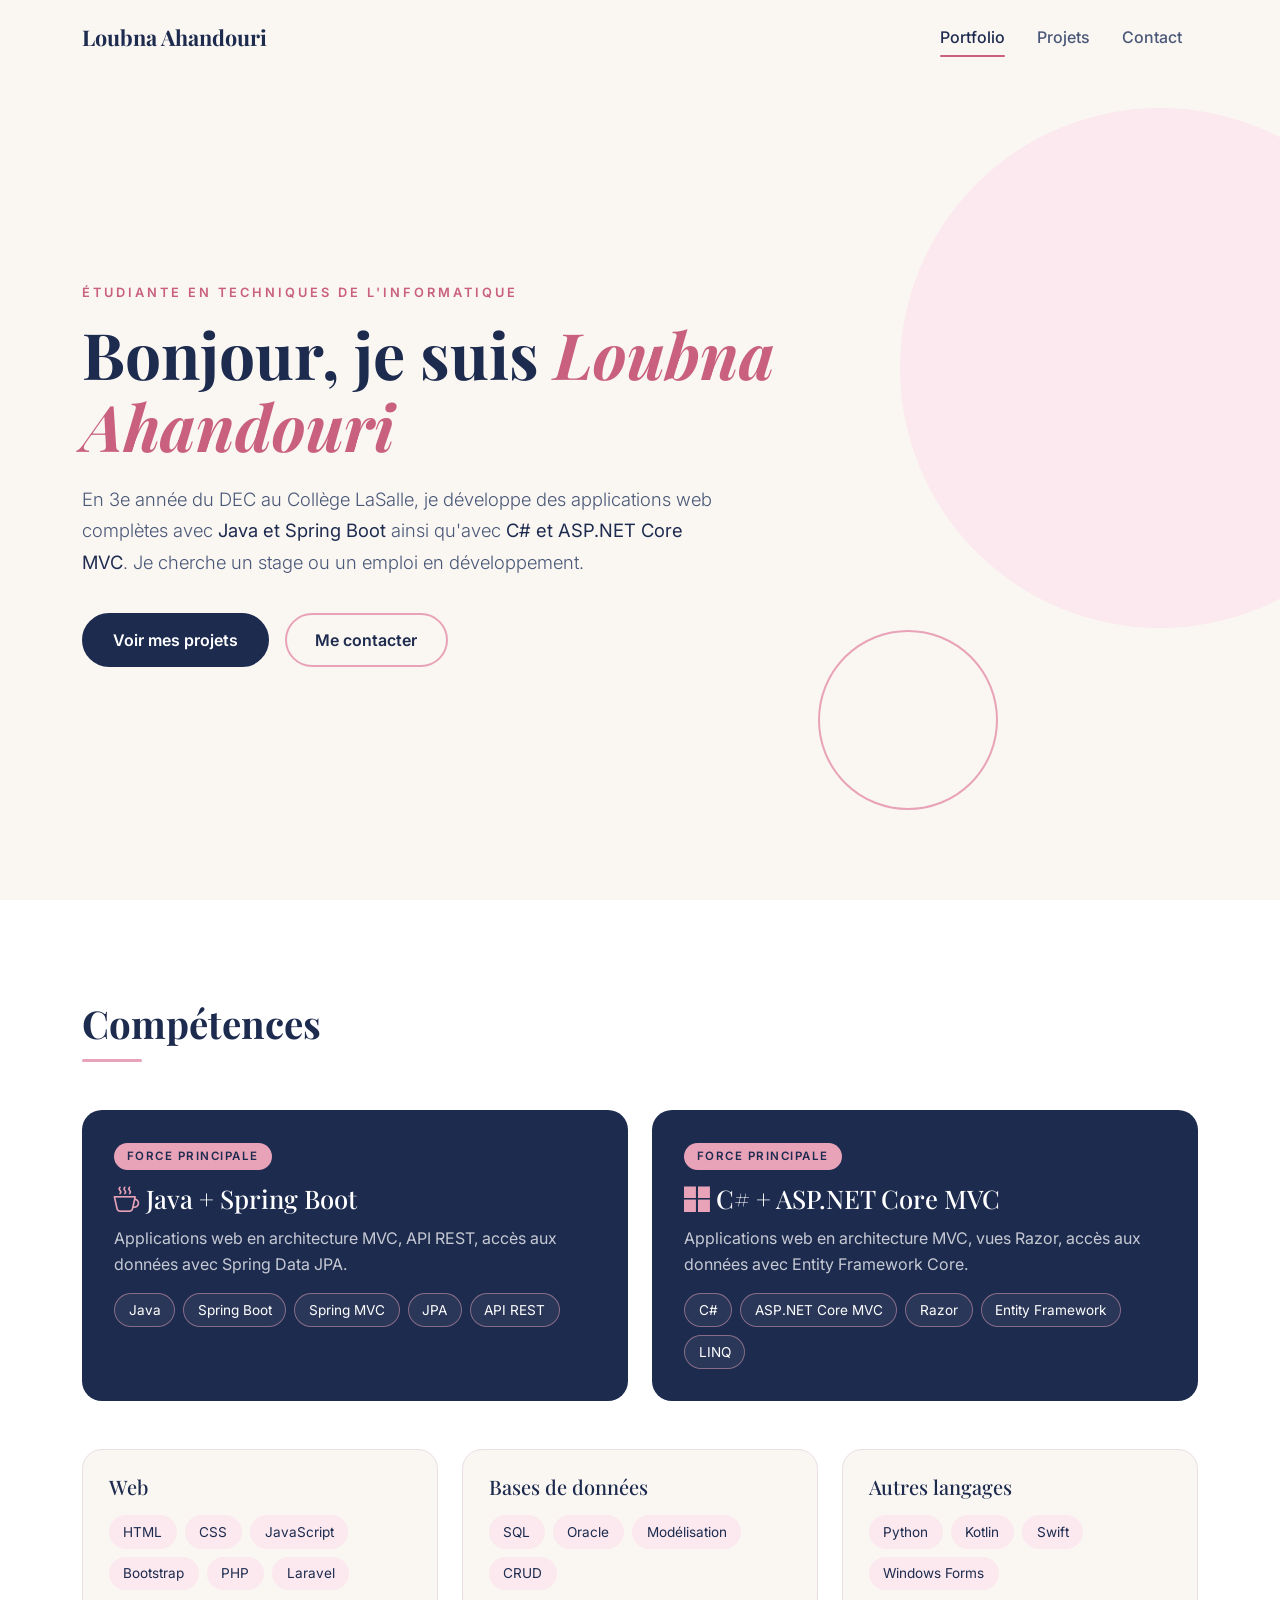
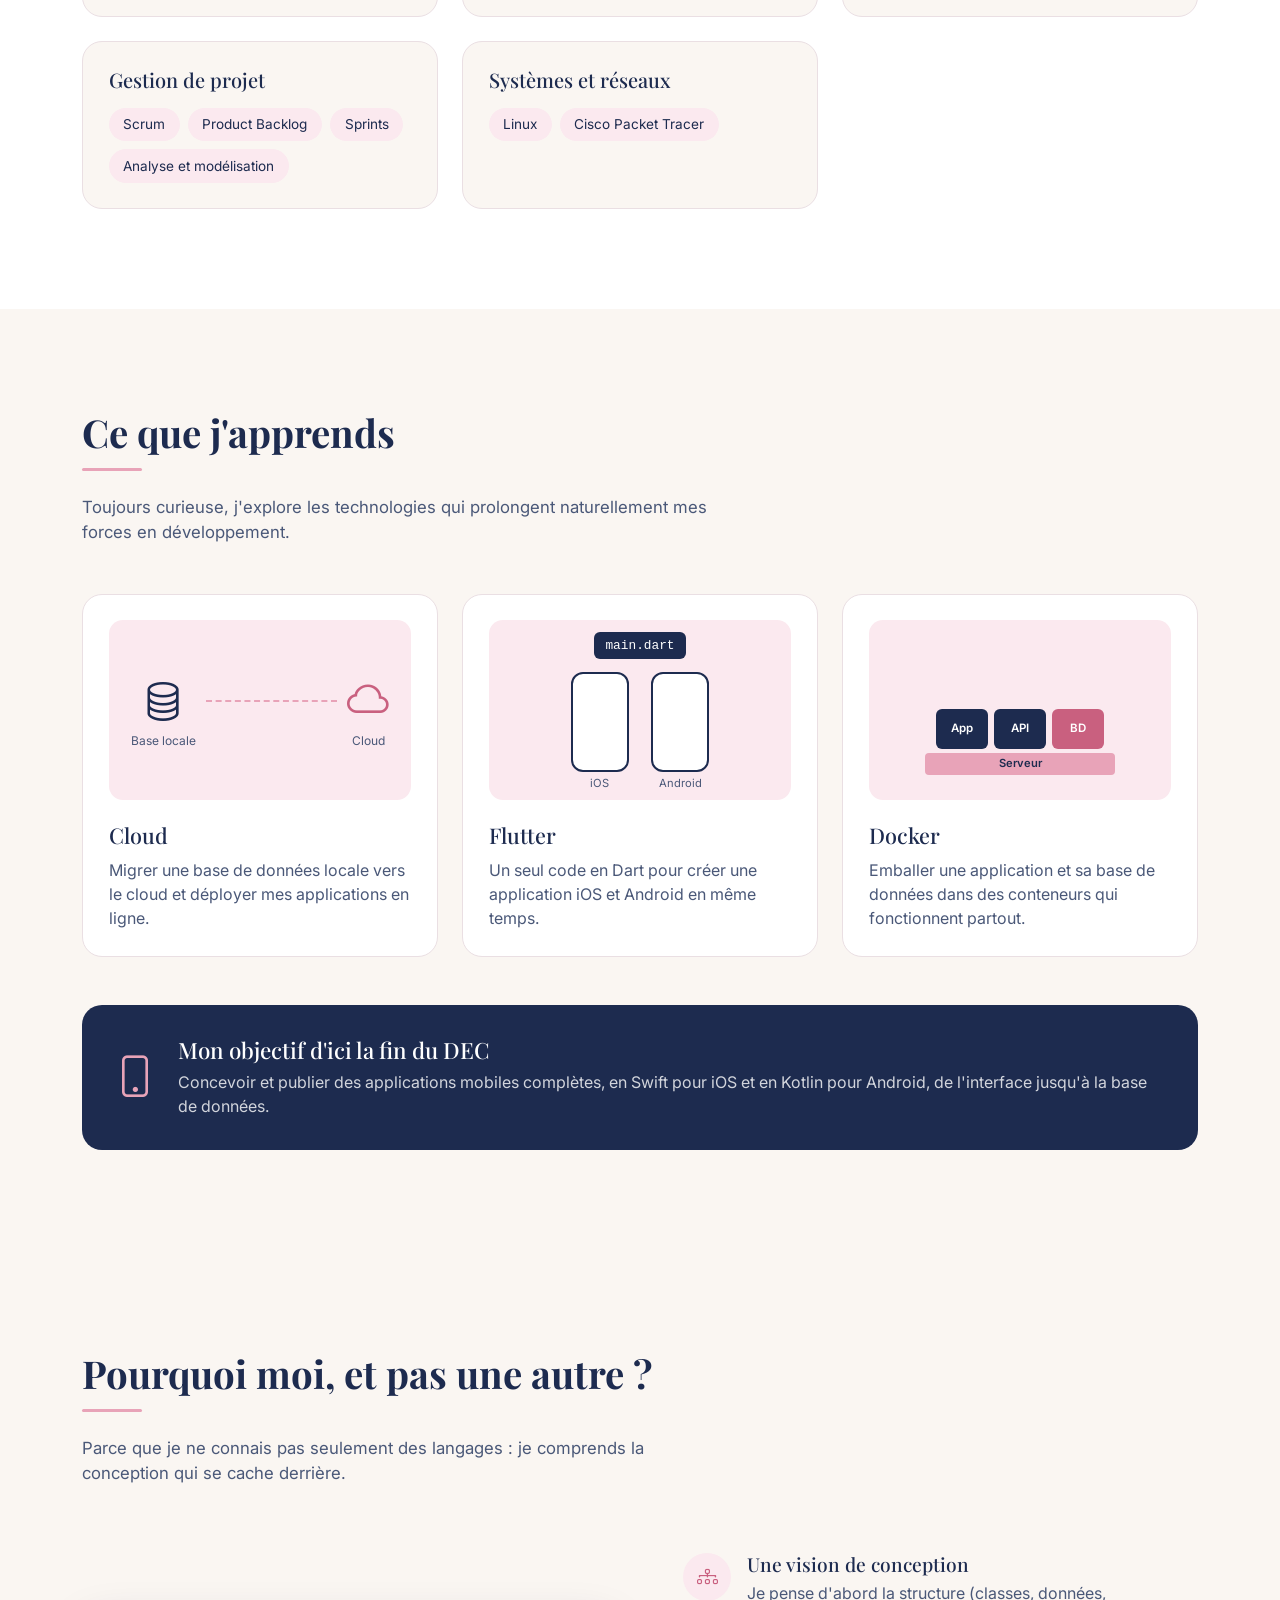
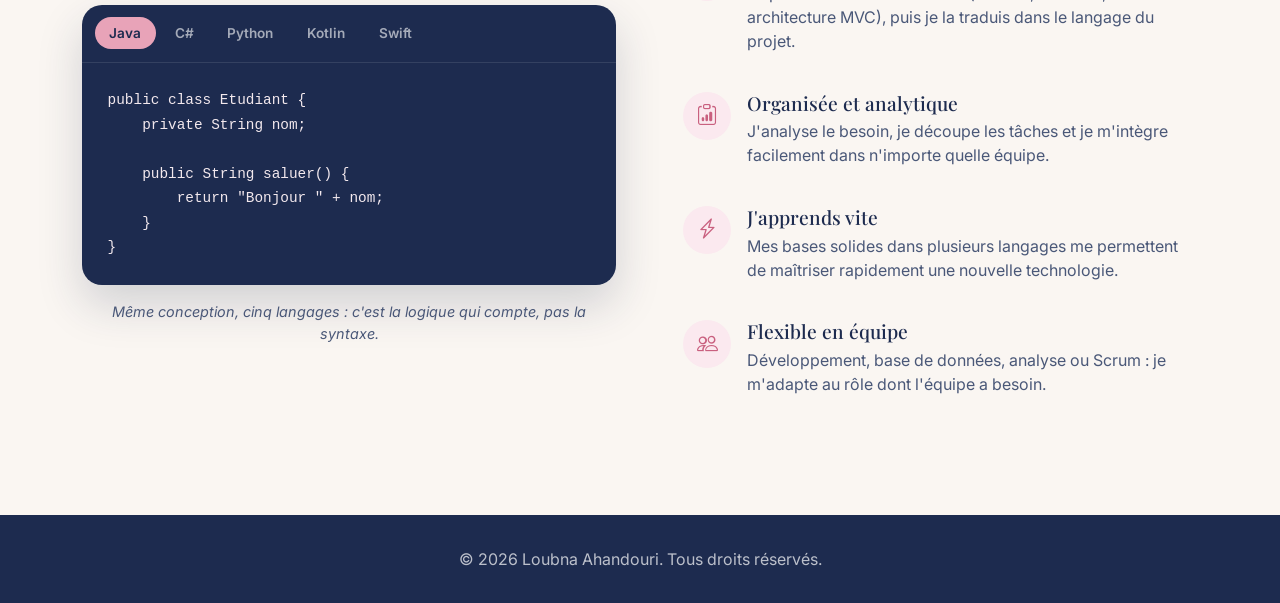
<file: index.html>
﻿<!DOCTYPE html>
<html lang="fr">
<head>
    <meta charset="UTF-8">
    <meta name="viewport" content="width=device-width, initial-scale=1.0">
    <title>Loubna Ahandouri | Développeuse</title>
    <meta name="description" content="Portfolio de Loubna Ahandouri, étudiante en Techniques de l'informatique au Collège LaSalle.">
    <link href="https://fonts.googleapis.com/css2?family=Inter:wght@400;600;800&display=swap" rel="stylesheet">
    <link href="https://cdn.jsdelivr.net/npm/bootstrap@5.3.3/dist/css/bootstrap.min.css" rel="stylesheet">
    <link href="https://cdn.jsdelivr.net/npm/bootstrap-icons@1.11.3/font/bootstrap-icons.min.css" rel="stylesheet">
    <link href="style.css" rel="stylesheet">
</head>
<body>

    <nav class="navbar navbar-expand-lg fixed-top">
        <div class="container">
            <a class="navbar-brand" href="index.html">Loubna Ahandouri</a>
            <button class="navbar-toggler" type="button" data-bs-toggle="collapse" data-bs-target="#menu" aria-label="Menu">
                <i class="bi bi-list"></i>
            </button>
            <div class="collapse navbar-collapse" id="menu">
                <ul class="navbar-nav ms-auto">
                    <li class="nav-item"><a class="nav-link active" href="index.html">Portfolio</a></li>
                    <li class="nav-item"><a class="nav-link" href="projets.html">Projets</a></li>
                    <li class="nav-item"><a class="nav-link" href="contact.html">Contact</a></li>
                </ul>
            </div>
        </div>
    </nav>

    <header class="hero" id="presentation">
        <div class="container">
            <div class="col-lg-9">
                <p class="sous-titre">Étudiante en Techniques de l'informatique</p>
                <h1>Bonjour, je suis <span class="accent">Loubna Ahandouri</span></h1>
                <p class="lead">
                    En 3e année du DEC au Collège LaSalle, je développe des applications web complètes avec
                    <strong>Java et Spring Boot</strong> ainsi qu'avec <strong>C# et ASP.NET Core MVC</strong>.
                    Je cherche un stage ou un emploi en développement.
                </p>
                <div class="d-flex gap-3 flex-wrap">
                    <a href="projets.html" class="btn btn-accent">Voir mes projets</a>
                    <a href="contact.html" class="btn btn-outline-accent">Me contacter</a>
                </div>
            </div>
        </div>
    </header>

    <section class="section" id="competences">
        <div class="container">
            <h2 class="section-title">Compétences</h2>

            <div class="row g-4 mb-5">
                <div class="col-md-6">
                    <div class="force">
                        <span class="etiquette">Force principale</span>
                        <h3><i class="bi bi-cup-hot"></i> Java + Spring Boot</h3>
                        <p>Applications web en architecture MVC, API REST, accès aux données avec Spring Data JPA.</p>
                        <div class="badges">
                            <span>Java</span><span>Spring Boot</span><span>Spring MVC</span><span>JPA</span><span>API REST</span>
                        </div>
                    </div>
                </div>
                <div class="col-md-6">
                    <div class="force">
                        <span class="etiquette">Force principale</span>
                        <h3><i class="bi bi-microsoft"></i> C# + ASP.NET Core MVC</h3>
                        <p>Applications web en architecture MVC, vues Razor, accès aux données avec Entity Framework Core.</p>
                        <div class="badges">
                            <span>C#</span><span>ASP.NET Core MVC</span><span>Razor</span><span>Entity Framework</span><span>LINQ</span>
                        </div>
                    </div>
                </div>
            </div>

            <div class="row g-4">
                <div class="col-md-6 col-lg-4">
                    <div class="carte">
                        <h3>Web</h3>
                        <div class="badges">
                            <span>HTML</span><span>CSS</span><span>JavaScript</span><span>Bootstrap</span><span>PHP</span><span>Laravel</span>
                        </div>
                    </div>
                </div>
                <div class="col-md-6 col-lg-4">
                    <div class="carte">
                        <h3>Bases de données</h3>
                        <div class="badges">
                            <span>SQL</span><span>Oracle</span><span>Modélisation</span><span>CRUD</span>
                        </div>
                    </div>
                </div>
                <div class="col-md-6 col-lg-4">
                    <div class="carte">
                        <h3>Autres langages</h3>
                        <div class="badges">
                            <span>Python</span><span>Kotlin</span><span>Swift</span><span>Windows Forms</span>
                        </div>
                    </div>
                </div>
                <div class="col-md-6 col-lg-4">
                    <div class="carte">
                        <h3>Gestion de projet</h3>
                        <div class="badges">
                            <span>Scrum</span><span>Product Backlog</span><span>Sprints</span><span>Analyse et modélisation</span>
                        </div>
                    </div>
                </div>
                <div class="col-md-6 col-lg-4">
                    <div class="carte">
                        <h3>Systèmes et réseaux</h3>
                        <div class="badges">
                            <span>Linux</span><span>Cisco Packet Tracer</span>
                        </div>
                    </div>
                </div>
            </div>
        </div>
    </section>
    <section class="section section-alt" id="apprentissage">
        <div class="container">
            <h2 class="section-title">Ce que j'apprends</h2>
            <p class="intro">Toujours curieuse, j'explore les technologies qui prolongent naturellement mes forces en développement.</p>

            <div class="row g-4">
                <div class="col-lg-4">
                    <div class="anim-carte">
                        <div class="scene scene-cloud">
                            <div class="noeud"><i class="bi bi-database"></i><small>Base locale</small></div>
                            <div class="chemin"><span></span><span></span><span></span></div>
                            <div class="noeud"><i class="bi bi-cloud"></i><small>Cloud</small></div>
                        </div>
                        <h3>Cloud</h3>
                        <p>Migrer une base de données locale vers le cloud et déployer mes applications en ligne.</p>
                    </div>
                </div>

                <div class="col-lg-4">
                    <div class="anim-carte">
                        <div class="scene scene-flutter">
                            <div class="code">main.dart</div>
                            <div class="telephones">
                                <div class="tel"><span></span><span></span><span></span><small>iOS</small></div>
                                <div class="tel"><span></span><span></span><span></span><small>Android</small></div>
                            </div>
                        </div>
                        <h3>Flutter</h3>
                        <p>Un seul code en Dart pour créer une application iOS et Android en même temps.</p>
                    </div>
                </div>

                <div class="col-lg-4">
                    <div class="anim-carte">
                        <div class="scene scene-docker">
                            <div class="pile">
                                <div class="boite b1">App</div>
                                <div class="boite b2">API</div>
                                <div class="boite b3">BD</div>
                            </div>
                            <div class="socle">Serveur</div>
                        </div>
                        <h3>Docker</h3>
                        <p>Emballer une application et sa base de données dans des conteneurs qui fonctionnent partout.</p>
                    </div>
                </div>
            </div>

            <div class="objectif">
                <i class="bi bi-phone"></i>
                <div>
                    <h3>Mon objectif d'ici la fin du DEC</h3>
                    <p>Concevoir et publier des applications mobiles complètes, en Swift pour iOS et en Kotlin pour Android, de l'interface jusqu'à la base de données.</p>
                </div>
            </div>
        </div>
    </section>
    <section class="section section-alt" id="pourquoi-moi">
        <div class="container">
            <h2 class="section-title">Pourquoi moi, et pas une autre ?</h2>
            <p class="intro">Parce que je ne connais pas seulement des langages : je comprends la conception qui se cache derrière.</p>

            <div class="row g-5 align-items-center">
                <div class="col-lg-6">
                    <div class="code-fenetre">
                        <div class="onglets">
                            <button class="choisi">Java</button>
                            <button>C#</button>
                            <button>Python</button>
                            <button>Kotlin</button>
                            <button>Swift</button>
                        </div>
                        <pre id="codeExemple"></pre>
                    </div>
                    <p class="legende">Même conception, cinq langages : c'est la logique qui compte, pas la syntaxe.</p>
                </div>

                <div class="col-lg-6">
                    <div class="raison">
                        <i class="bi bi-diagram-3"></i>
                        <div>
                            <h3>Une vision de conception</h3>
                            <p>Je pense d'abord la structure (classes, données, architecture MVC), puis je la traduis dans le langage du projet.</p>
                        </div>
                    </div>
                    <div class="raison">
                        <i class="bi bi-clipboard-data"></i>
                        <div>
                            <h3>Organisée et analytique</h3>
                            <p>J'analyse le besoin, je découpe les tâches et je m'intègre facilement dans n'importe quelle équipe.</p>
                        </div>
                    </div>
                    <div class="raison">
                        <i class="bi bi-lightning-charge"></i>
                        <div>
                            <h3>J'apprends vite</h3>
                            <p>Mes bases solides dans plusieurs langages me permettent de maîtriser rapidement une nouvelle technologie.</p>
                        </div>
                    </div>
                    <div class="raison">
                        <i class="bi bi-people"></i>
                        <div>
                            <h3>Flexible en équipe</h3>
                            <p>Développement, base de données, analyse ou Scrum : je m'adapte au rôle dont l'équipe a besoin.</p>
                        </div>
                    </div>
                </div>
            </div>
        </div>
    </section>

    <footer class="footer">
        <div class="container text-center">
            <p>&copy; <span id="annee"></span> Loubna Ahandouri. Tous droits réservés.</p>
        </div>
    </footer>

    <script src="https://cdn.jsdelivr.net/npm/bootstrap@5.3.3/dist/js/bootstrap.bundle.min.js"></script>
    <script src="script.js"></script>
</body>
</html>
</file>
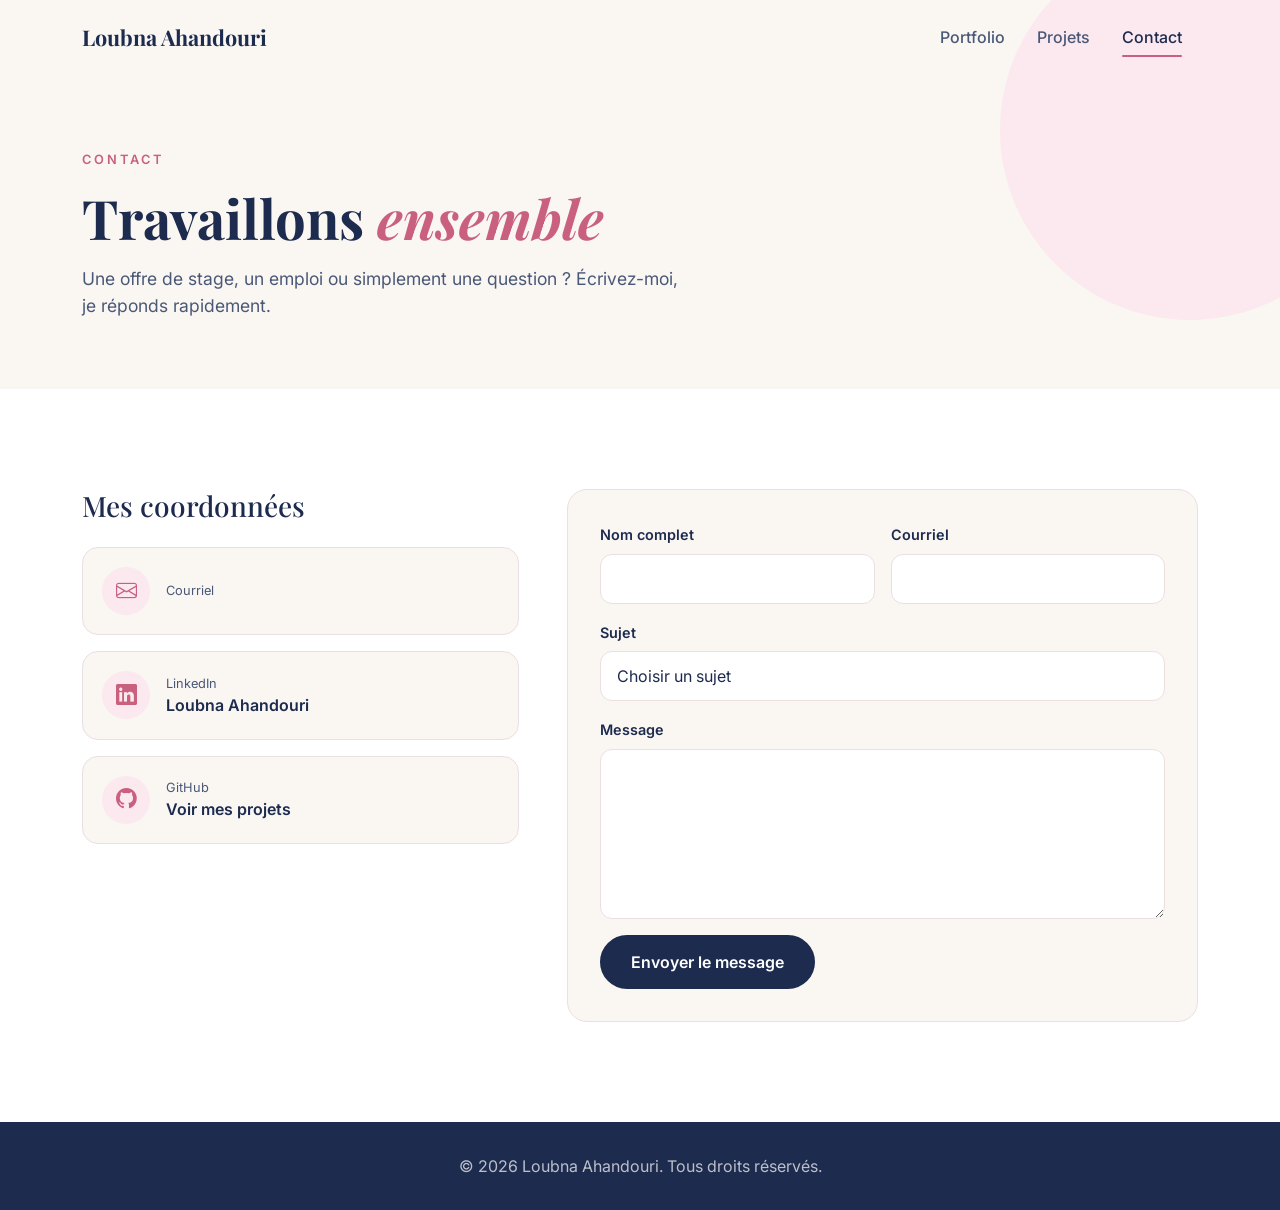
<file: Contact.html>
<!DOCTYPE html>
<html lang="fr">
<head>
    <meta charset="UTF-8">
    <meta name="viewport" content="width=device-width, initial-scale=1.0">
    <title>Contact | Loubna Ahandouri</title>
    <meta name="description" content="Contactez Loubna Ahandouri pour une offre de stage ou d'emploi en développement.">
    <link href="https://fonts.googleapis.com/css2?family=Inter:wght@400;600;800&display=swap" rel="stylesheet">
    <link href="https://cdn.jsdelivr.net/npm/bootstrap@5.3.3/dist/css/bootstrap.min.css" rel="stylesheet">
    <link href="https://cdn.jsdelivr.net/npm/bootstrap-icons@1.11.3/font/bootstrap-icons.min.css" rel="stylesheet">
    <link href="style.css" rel="stylesheet">
</head>
<body>

    <nav class="navbar navbar-expand-lg fixed-top">
        <div class="container">
            <a class="navbar-brand" href="index.html">Loubna Ahandouri</a>
            <button class="navbar-toggler" type="button" data-bs-toggle="collapse" data-bs-target="#menu" aria-label="Menu">
                <i class="bi bi-list"></i>
            </button>
            <div class="collapse navbar-collapse" id="menu">
                <ul class="navbar-nav ms-auto">
                    <li class="nav-item"><a class="nav-link" href="index.html">Portfolio</a></li>
                    <li class="nav-item"><a class="nav-link" href="projets.html">Projets</a></li>
                    <li class="nav-item"><a class="nav-link active" href="contact.html">Contact</a></li>
                </ul>
            </div>
        </div>
    </nav>

    <header class="page-entete">
        <div class="container">
            <p class="sous-titre">Contact</p>
            <h1>Travaillons <span class="accent">ensemble</span></h1>
            <p>Une offre de stage, un emploi ou simplement une question ? Écrivez-moi, je réponds rapidement.</p>
        </div>
    </header>

    <section class="section">
        <div class="container">
            <div class="row g-5">

                <div class="col-lg-5">
                    <h2 class="h3 mb-4">Mes coordonnées</h2>

                    <a href="mailto:loubna.ahandouri@" class="contact-info">
                        <i class="bi bi-envelope"></i>
                        <div>
                            <small>Courriel</small>
                            <span></span>
                        </div>
                    </a>

                    <a href="https://www.linkedin.com/in/" target="_blank" rel="noopener" class="contact-info">
                        <i class="bi bi-linkedin"></i>
                        <div>
                            <small>LinkedIn</small>
                            <span>Loubna Ahandouri</span>
                        </div>
                    </a>

                    <a href="https://github.com/" target="_blank" rel="noopener" class="contact-info">
                        <i class="bi bi-github"></i>
                        <div>
                            <small>GitHub</small>
                            <span>Voir mes projets</span>
                        </div>
                    </a>
                </div>

                <div class="col-lg-7">
                    <div class="formulaire">
                        <div id="alerteEnvoi" class="alerte" hidden></div>

                        <form action="contact.php" method="POST">
                            <div class="row g-3">
                                <div class="col-md-6">
                                    <label for="nom" class="form-label">Nom complet</label>
                                    <input type="text" id="nom" name="nom" class="form-control" maxlength="100" required>
                                </div>
                                <div class="col-md-6">
                                    <label for="courriel" class="form-label">Courriel</label>
                                    <input type="email" id="courriel" name="courriel" class="form-control" maxlength="150" required>
                                </div>
                                <div class="col-12">
                                    <label for="sujet" class="form-label">Sujet</label>
                                    <select id="sujet" name="sujet" class="form-select" required>
                                        <option value="" selected disabled>Choisir un sujet</option>
                                        <option value="Offre de stage">Offre de stage</option>
                                        <option value="Offre d'emploi">Offre d'emploi</option>
                                        <option value="Autre">Autre</option>
                                    </select>
                                </div>
                                <div class="col-12">
                                    <label for="message" class="form-label">Message</label>
                                    <textarea id="message" name="message" class="form-control" rows="6" maxlength="5000" required></textarea>
                                </div>
                                <div class="col-12">
                                    <button type="submit" class="btn btn-accent">Envoyer le message</button>
                                </div>
                            </div>
                        </form>
                    </div>
                </div>

            </div>
        </div>
    </section>

    <footer class="footer">
        <div class="container text-center">
            <p>&copy; <span id="annee"></span> Loubna Ahandouri. Tous droits réservés.</p>
        </div>
    </footer>

    <script src="https://cdn.jsdelivr.net/npm/bootstrap@5.3.3/dist/js/bootstrap.bundle.min.js"></script>
    <script src="script.js"></script>
</body>
</html>
</file>
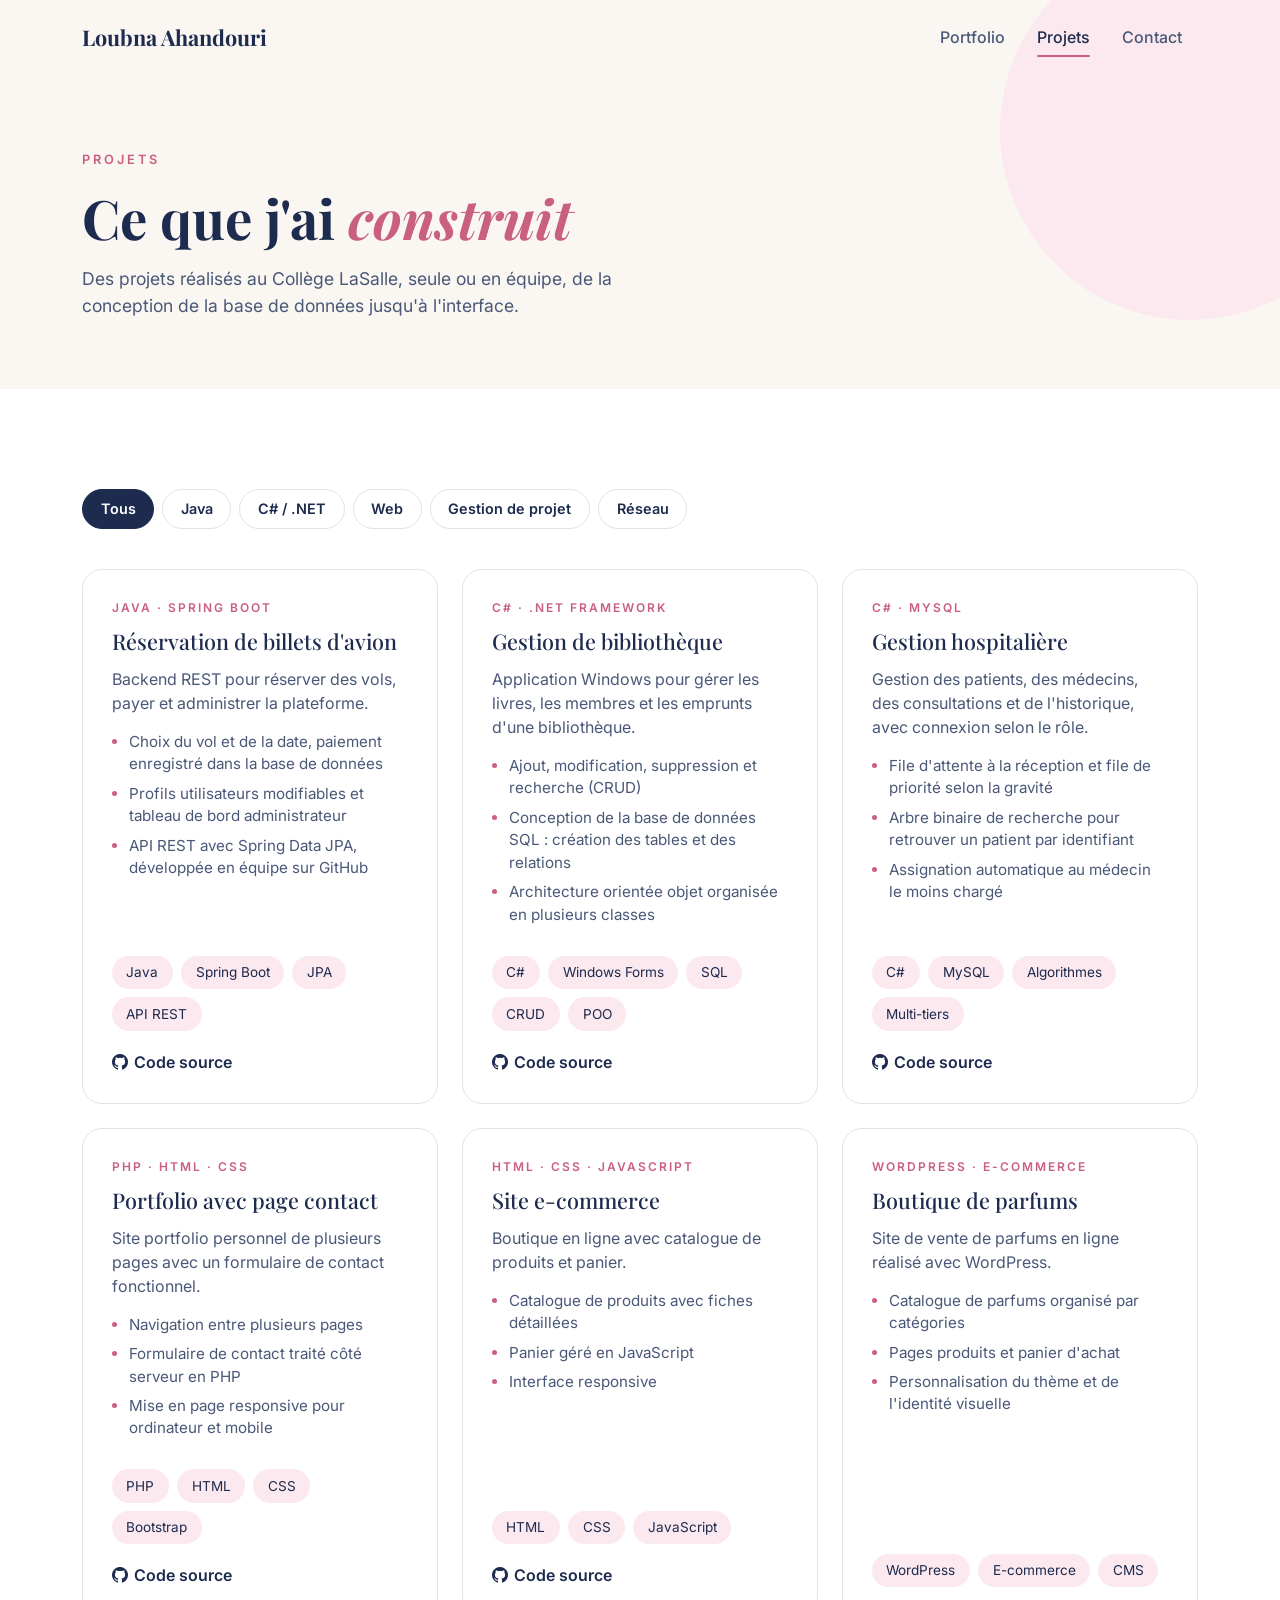
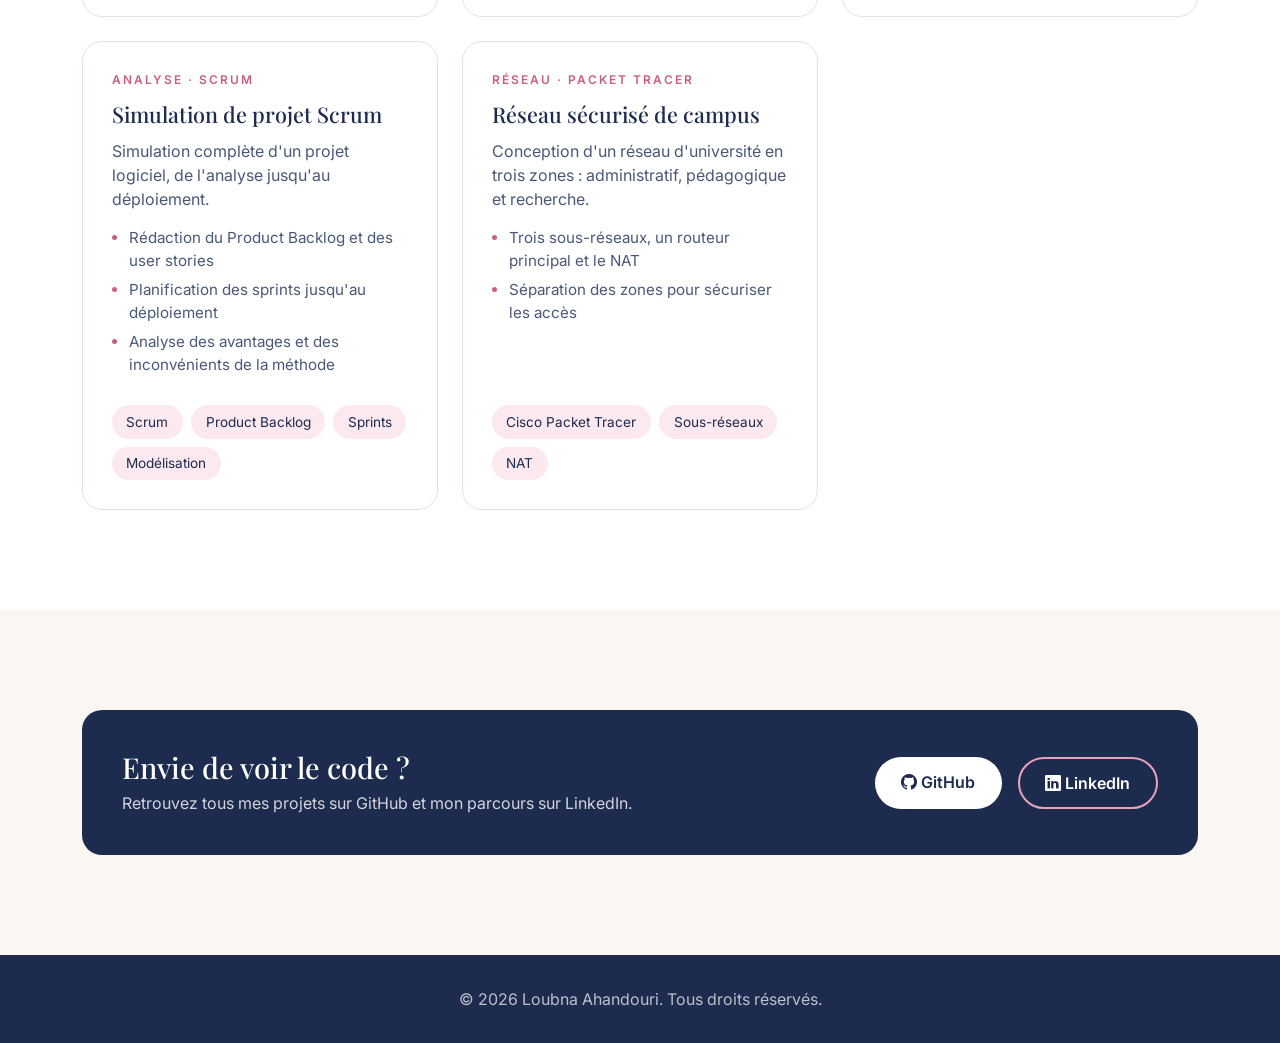
<file: projects.html>
<!DOCTYPE html>
<html lang="fr">
<head>
    <meta charset="UTF-8">
    <meta name="viewport" content="width=device-width, initial-scale=1.0">
    <title>Projets | Loubna Ahandouri</title>
    <meta name="description" content="Projets de Loubna Ahandouri : Java Spring Boot, C# .NET, PHP, WordPress, Scrum et réseaux.">
    <link href="https://fonts.googleapis.com/css2?family=Inter:wght@400;600;800&display=swap" rel="stylesheet">
    <link href="https://cdn.jsdelivr.net/npm/bootstrap@5.3.3/dist/css/bootstrap.min.css" rel="stylesheet">
    <link href="https://cdn.jsdelivr.net/npm/bootstrap-icons@1.11.3/font/bootstrap-icons.min.css" rel="stylesheet">
    <link href="style.css" rel="stylesheet">
</head>
<body>

    <nav class="navbar navbar-expand-lg fixed-top">
        <div class="container">
            <a class="navbar-brand" href="index.html">Loubna Ahandouri</a>
            <button class="navbar-toggler" type="button" data-bs-toggle="collapse" data-bs-target="#menu" aria-label="Menu">
                <i class="bi bi-list"></i>
            </button>
            <div class="collapse navbar-collapse" id="menu">
                <ul class="navbar-nav ms-auto">
                    <li class="nav-item"><a class="nav-link" href="index.html">Portfolio</a></li>
                    <li class="nav-item"><a class="nav-link active" href="projets.html">Projets</a></li>
                    <li class="nav-item"><a class="nav-link" href="contact.html">Contact</a></li>
                </ul>
            </div>
        </div>
    </nav>

    <header class="page-entete">
        <div class="container">
            <p class="sous-titre">Projets</p>
            <h1>Ce que j'ai <span class="accent">construit</span></h1>
            <p>Des projets réalisés au Collège LaSalle, seule ou en équipe, de la conception de la base de données jusqu'à l'interface.</p>
        </div>
    </header>

    <section class="section">
        <div class="container">

            <div class="filtres">
                <button class="choisi" data-filtre="tous">Tous</button>
                <button data-filtre="java">Java</button>
                <button data-filtre="dotnet">C# / .NET</button>
                <button data-filtre="web">Web</button>
                <button data-filtre="gestion">Gestion de projet</button>
                <button data-filtre="reseau">Réseau</button>
            </div>

            <div class="row g-4">

                <div class="col-md-6 col-lg-4 projet" data-categorie="java">
                    <div class="projet-carte">
                        <p class="projet-type">Java · Spring Boot</p>
                        <h3>Réservation de billets d'avion</h3>
                        <p>Backend REST pour réserver des vols, payer et administrer la plateforme.</p>
                        <ul>
                            <li>Choix du vol et de la date, paiement enregistré dans la base de données</li>
                            <li>Profils utilisateurs modifiables et tableau de bord administrateur</li>
                            <li>API REST avec Spring Data JPA, développée en équipe sur GitHub</li>
                        </ul>
                        <div class="badges">
                            <span>Java</span><span>Spring Boot</span><span>JPA</span><span>API REST</span>
                        </div>
                        <a href="" target="_blank" rel="noopener" class="projet-lien"><i class="bi bi-github"></i> Code source</a>
                    </div>
                </div>

                <div class="col-md-6 col-lg-4 projet" data-categorie="dotnet">
                    <div class="projet-carte">
                        <p class="projet-type">C# · .NET Framework</p>
                        <h3>Gestion de bibliothèque</h3>
                        <p>Application Windows pour gérer les livres, les membres et les emprunts d'une bibliothèque.</p>
                        <ul>
                            <li>Ajout, modification, suppression et recherche (CRUD)</li>
                            <li>Conception de la base de données SQL : création des tables et des relations</li>
                            <li>Architecture orientée objet organisée en plusieurs classes</li>
                        </ul>
                        <div class="badges">
                            <span>C#</span><span>Windows Forms</span><span>SQL</span><span>CRUD</span><span>POO</span>
                        </div>
                        <a href="" target="_blank" rel="noopener" class="projet-lien"><i class="bi bi-github"></i> Code source</a>
                    </div>
                </div>

                <div class="col-md-6 col-lg-4 projet" data-categorie="dotnet">
                    <div class="projet-carte">
                        <p class="projet-type">C# · MySQL</p>
                        <h3>Gestion hospitalière</h3>
                        <p>Gestion des patients, des médecins, des consultations et de l'historique, avec connexion selon le rôle.</p>
                        <ul>
                            <li>File d'attente à la réception et file de priorité selon la gravité</li>
                            <li>Arbre binaire de recherche pour retrouver un patient par identifiant</li>
                            <li>Assignation automatique au médecin le moins chargé</li>
                        </ul>
                        <div class="badges">
                            <span>C#</span><span>MySQL</span><span>Algorithmes</span><span>Multi-tiers</span>
                        </div>
                        <a href="https://github.com/AymaneNa/systeme-gestion-hospitaliere" target="_blank" rel="noopener" class="projet-lien"><i class="bi bi-github"></i> Code source</a>
                    </div>
                </div>
                

                <div class="col-md-6 col-lg-4 projet" data-categorie="web">
                    <div class="projet-carte">
                        <p class="projet-type">PHP · HTML · CSS</p>
                        <h3>Portfolio avec page contact</h3>
                        <p>Site portfolio personnel de plusieurs pages avec un formulaire de contact fonctionnel.</p>
                        <ul>
                            <li>Navigation entre plusieurs pages</li>
                            <li>Formulaire de contact traité côté serveur en PHP</li>
                            <li>Mise en page responsive pour ordinateur et mobile</li>
                        </ul>
                        <div class="badges">
                            <span>PHP</span><span>HTML</span><span>CSS</span><span>Bootstrap</span>
                        </div>
                        <a href="" target="_blank" rel="noopener" class="projet-lien"><i class="bi bi-github"></i> Code source</a>
                    </div>
                </div>

                <div class="col-md-6 col-lg-4 projet" data-categorie="web">
                    <div class="projet-carte">
                        <p class="projet-type">HTML · CSS · JavaScript</p>
                        <h3>Site e-commerce</h3>
                        <p>Boutique en ligne avec catalogue de produits et panier.</p>
                        <ul>
                            <li>Catalogue de produits avec fiches détaillées</li>
                            <li>Panier géré en JavaScript</li>
                            <li>Interface responsive</li>
                        </ul>
                        <div class="badges">
                            <span>HTML</span><span>CSS</span><span>JavaScript</span>
                        </div>
                        <a href="" target="_blank" rel="noopener" class="projet-lien"><i class="bi bi-github"></i> Code source</a>
                    </div>
                </div>

                <div class="col-md-6 col-lg-4 projet" data-categorie="web">
                    <div class="projet-carte">
                        <p class="projet-type">WordPress · E-commerce</p>
                        <h3>Boutique de parfums</h3>
                        <p>Site de vente de parfums en ligne réalisé avec WordPress.</p>
                        <ul>
                            <li>Catalogue de parfums organisé par catégories</li>
                            <li>Pages produits et panier d'achat</li>
                            <li>Personnalisation du thème et de l'identité visuelle</li>
                        </ul>
                        <div class="badges">
                            <span>WordPress</span><span>E-commerce</span><span>CMS</span>
                        </div>
                    </div>
                </div>

                <div class="col-md-6 col-lg-4 projet" data-categorie="gestion">
                    <div class="projet-carte">
                        <p class="projet-type">Analyse · Scrum</p>
                        <h3>Simulation de projet Scrum</h3>
                        <p>Simulation complète d'un projet logiciel, de l'analyse jusqu'au déploiement.</p>
                        <ul>
                            <li>Rédaction du Product Backlog et des user stories</li>
                            <li>Planification des sprints jusqu'au déploiement</li>
                            <li>Analyse des avantages et des inconvénients de la méthode</li>
                        </ul>
                        <div class="badges">
                            <span>Scrum</span><span>Product Backlog</span><span>Sprints</span><span>Modélisation</span>
                        </div>
                    </div>
                </div>

                <div class="col-md-6 col-lg-4 projet" data-categorie="reseau">
                    <div class="projet-carte">
                        <p class="projet-type">Réseau · Packet Tracer</p>
                        <h3>Réseau sécurisé de campus</h3>
                        <p>Conception d'un réseau d'université en trois zones : administratif, pédagogique et recherche.</p>
                        <ul>
                            <li>Trois sous-réseaux, un routeur principal et le NAT</li>
                            <li>Séparation des zones pour sécuriser les accès</li>
                        </ul>
                        <div class="badges">
                            <span>Cisco Packet Tracer</span><span>Sous-réseaux</span><span>NAT</span>
                        </div>
                    </div>
                </div>

            </div>
        </div>
    </section>

    <section class="section section-alt">
        <div class="container">
            <div class="bandeau">
                <div>
                    <h2>Envie de voir le code ?</h2>
                    <p>Retrouvez tous mes projets sur GitHub et mon parcours sur LinkedIn.</p>
                </div>
                <div class="d-flex gap-3 flex-wrap">
                    <a href="" target="_blank" rel="noopener" class="btn btn-clair"><i class="bi bi-github"></i> GitHub</a>
                    <a href="" target="_blank" rel="noopener" class="btn btn-contour-clair"><i class="bi bi-linkedin"></i> LinkedIn</a>
                </div>
            </div>
        </div>
    </section>

    <footer class="footer">
        <div class="container text-center">
            <p>&copy; <span id="annee"></span> Loubna Ahandouri. Tous droits réservés.</p>
        </div>
    </footer>

    <script src="https://cdn.jsdelivr.net/npm/bootstrap@5.3.3/dist/js/bootstrap.bundle.min.js"></script>
    <script src="script.js"></script>
</body>
</html>
</file>
<file: style.css>
﻿@import url('https://fonts.googleapis.com/css2?family=Playfair+Display:wght@600;700&display=swap');

:root {
    --blanc: #ffffff;
    --blanc-casse: #faf6f2;
    --rose: #e8a3b8;
    --rose-fonce: #c9607f;
    --rose-pale: #fbe9ef;
    --marine: #1d2b4f;
    --marine-doux: #4a5878;
    --bordure: #eadfe3;
}

body {
    background: var(--blanc-casse);
    color: var(--marine);
    font-family: 'Inter', system-ui, sans-serif;
}

h1, h2, h3 {
    font-family: 'Playfair Display', Georgia, serif;
}

a {
    text-decoration: none;
}

.navbar {
    background: transparent;
    padding: 1rem 0;
    border-bottom: 1px solid transparent;
    transition: background 0.3s, border-color 0.3s, box-shadow 0.3s;
}

    .navbar.scrolled {
        background: var(--blanc);
        border-bottom-color: var(--bordure);
        box-shadow: 0 4px 20px rgba(29, 43, 79, 0.06);
    }

.navbar-brand {
    font-family: 'Playfair Display', Georgia, serif;
    color: var(--marine) !important;
    font-weight: 700;
    font-size: 1.35rem;
}

.navbar-toggler {
    border: none;
    color: var(--marine);
    font-size: 1.8rem;
}

    .navbar-toggler:focus {
        box-shadow: none;
    }

.nav-link {
    color: var(--marine-doux) !important;
    position: relative;
    margin: 0 0.5rem;
    font-weight: 500;
}

    .nav-link:hover,
    .nav-link.active {
        color: var(--marine) !important;
    }

        .nav-link.active::after {
            content: "";
            position: absolute;
            left: 0.5rem;
            right: 0.5rem;
            bottom: 0;
            height: 2px;
            border-radius: 2px;
            background: var(--rose-fonce);
        }

@media (max-width: 991px) {
    .navbar-collapse {
        background: var(--blanc);
        border: 1px solid var(--bordure);
        border-radius: 14px;
        padding: 1rem;
        margin-top: 0.75rem;
        box-shadow: 0 10px 30px rgba(29, 43, 79, 0.08);
    }
}

.hero {
    min-height: 100vh;
    display: flex;
    align-items: center;
    padding: 110px 0 60px;
    position: relative;
    overflow: hidden;
}

    .hero::before {
        content: "";
        position: absolute;
        width: 520px;
        height: 520px;
        right: -140px;
        top: 12%;
        border-radius: 50%;
        background: var(--rose-pale);
        z-index: -1;
    }

    .hero::after {
        content: "";
        position: absolute;
        width: 180px;
        height: 180px;
        right: 22%;
        bottom: 10%;
        border-radius: 50%;
        border: 2px solid var(--rose);
        z-index: -1;
    }

.sous-titre {
    color: var(--rose-fonce);
    font-weight: 600;
    text-transform: uppercase;
    letter-spacing: 3px;
    font-size: 0.8rem;
    margin-bottom: 1rem;
}

.hero h1 {
    font-size: clamp(2.4rem, 5.5vw, 4rem);
    font-weight: 700;
    line-height: 1.12;
    margin-bottom: 1.4rem;
    color: var(--marine);
}

.accent {
    color: var(--rose-fonce);
    font-style: italic;
}

.hero .lead {
    color: var(--marine-doux);
    font-size: 1.15rem;
    line-height: 1.7;
    margin-bottom: 2.2rem;
    max-width: 640px;
}

    .hero .lead strong {
        color: var(--marine);
    }

.btn-accent {
    background: var(--marine);
    color: var(--blanc);
    padding: 0.8rem 1.8rem;
    border-radius: 50px;
    font-weight: 600;
    border: 2px solid var(--marine);
    transition: transform 0.2s, background 0.2s, border-color 0.2s;
}

    .btn-accent:hover {
        background: var(--rose-fonce);
        border-color: var(--rose-fonce);
        color: var(--blanc);
        transform: translateY(-3px);
    }

.btn-outline-accent {
    background: transparent;
    color: var(--marine);
    padding: 0.8rem 1.8rem;
    border-radius: 50px;
    font-weight: 600;
    border: 2px solid var(--rose);
    transition: transform 0.2s, background 0.2s;
}

    .btn-outline-accent:hover {
        background: var(--rose-pale);
        color: var(--marine);
        transform: translateY(-3px);
    }

.section {
    padding: 100px 0;
    background: var(--blanc);
}

.section-title {
    font-size: 2.4rem;
    font-weight: 700;
    margin-bottom: 3rem;
    position: relative;
    display: inline-block;
}

    .section-title::after {
        content: "";
        display: block;
        width: 60px;
        height: 3px;
        margin-top: 0.8rem;
        border-radius: 3px;
        background: var(--rose);
    }

.force {
    height: 100%;
    background: var(--marine);
    color: var(--blanc);
    border-radius: 20px;
    padding: 2rem;
    transition: transform 0.25s, box-shadow 0.25s;
}

    .force:hover {
        transform: translateY(-6px);
        box-shadow: 0 18px 40px rgba(29, 43, 79, 0.25);
    }

    .force h3 {
        font-size: 1.6rem;
        margin: 0.8rem 0;
        color: var(--blanc);
    }

        .force h3 i {
            color: var(--rose);
        }

    .force p {
        color: rgba(255, 255, 255, 0.75);
        line-height: 1.6;
    }

.etiquette {
    display: inline-block;
    font-size: 0.72rem;
    font-weight: 600;
    text-transform: uppercase;
    letter-spacing: 1.5px;
    padding: 0.3rem 0.8rem;
    border-radius: 50px;
    background: var(--rose);
    color: var(--marine);
}

.force .badges span {
    border-color: rgba(232, 163, 184, 0.5);
    color: var(--blanc);
    background: rgba(255, 255, 255, 0.06);
}

.carte {
    height: 100%;
    background: var(--blanc-casse);
    border: 1px solid var(--bordure);
    border-radius: 20px;
    padding: 1.6rem;
    transition: transform 0.25s, border-color 0.25s;
}

    .carte:hover {
        transform: translateY(-4px);
        border-color: var(--rose);
    }

    .carte h3 {
        font-size: 1.25rem;
        margin-bottom: 1rem;
        color: var(--marine);
    }

.badges {
    display: flex;
    flex-wrap: wrap;
    gap: 0.5rem;
}

    .badges span {
        font-size: 0.85rem;
        padding: 0.35rem 0.85rem;
        border-radius: 50px;
        background: var(--rose-pale);
        border: 1px solid transparent;
        color: var(--marine);
    }

.footer {
    background: var(--marine);
    padding: 2rem 0;
    color: rgba(255, 255, 255, 0.7);
}

    .footer p {
        margin: 0;
    }
.section-alt {
    background: var(--blanc-casse);
}

.intro {
    color: var(--marine-doux);
    max-width: 640px;
    margin: -1.5rem 0 3rem;
    font-size: 1.05rem;
}

.anim-carte {
    height: 100%;
    background: var(--blanc);
    border: 1px solid var(--bordure);
    border-radius: 20px;
    padding: 1.6rem;
}

    .anim-carte h3 {
        font-size: 1.35rem;
        margin: 1.4rem 0 0.6rem;
    }

    .anim-carte p {
        color: var(--marine-doux);
        margin: 0;
    }

.scene {
    height: 180px;
    background: var(--rose-pale);
    border-radius: 14px;
    display: flex;
    align-items: center;
    justify-content: center;
    position: relative;
    overflow: hidden;
}

    .scene * {
        animation-play-state: paused !important;
    }

.actif .scene * {
    animation-play-state: running !important;
}

.scene-cloud {
    justify-content: space-between;
    padding: 0 1.4rem;
}

.noeud {
    display: flex;
    flex-direction: column;
    align-items: center;
    color: var(--marine);
}

    .noeud i {
        font-size: 2.6rem;
    }

    .noeud small {
        font-size: 0.75rem;
        color: var(--marine-doux);
    }

    .noeud:last-child i {
        color: var(--rose-fonce);
        animation: gonfle 2.4s ease-in-out infinite;
    }

.chemin {
    flex: 1;
    height: 0;
    margin: 0 0.6rem 1.2rem;
    border-top: 2px dashed var(--rose);
    position: relative;
}

    .chemin span {
        position: absolute;
        top: -6px;
        left: 0;
        width: 10px;
        height: 10px;
        border-radius: 3px;
        background: var(--marine);
        opacity: 0;
        animation: transfert 2.4s linear infinite;
    }

        .chemin span:nth-child(2) {
            animation-delay: 0.8s;
        }

        .chemin span:nth-child(3) {
            animation-delay: 1.6s;
        }

@keyframes transfert {
    0% {
        left: 0;
        opacity: 0;
    }

    10% {
        opacity: 1;
    }

    90% {
        opacity: 1;
    }

    100% {
        left: calc(100% - 10px);
        opacity: 0;
    }
}

@keyframes gonfle {
    0%, 100% {
        transform: scale(1);
    }

    50% {
        transform: scale(1.12);
    }
}

.scene-flutter {
    flex-direction: column;
    gap: 0.8rem;
}

.code {
    font-family: 'Courier New', monospace;
    font-size: 0.8rem;
    background: var(--marine);
    color: var(--blanc);
    padding: 0.25rem 0.7rem;
    border-radius: 6px;
}

.telephones {
    display: flex;
    gap: 1.4rem;
    margin-bottom: 1rem;
}

.tel {
    width: 58px;
    height: 100px;
    border: 2px solid var(--marine);
    border-radius: 12px;
    padding: 12px 7px;
    display: flex;
    flex-direction: column;
    align-items: flex-start;
    gap: 7px;
    position: relative;
    background: var(--blanc);
}

    .tel span {
        width: 100%;
        height: 12px;
        border-radius: 3px;
        background: var(--rose);
        transform: scaleX(0);
        transform-origin: left;
        animation: construit 3s ease-in-out infinite;
    }

        .tel span:nth-child(2) {
            width: 70%;
            animation-delay: 0.3s;
        }

        .tel span:nth-child(3) {
            width: 85%;
            animation-delay: 0.6s;
        }

    .tel small {
        position: absolute;
        bottom: -22px;
        left: 50%;
        transform: translateX(-50%);
        font-size: 0.7rem;
        color: var(--marine-doux);
    }

@keyframes construit {
    0% {
        transform: scaleX(0);
    }

    25%, 75% {
        transform: scaleX(1);
    }

    100% {
        transform: scaleX(0);
    }
}

.scene-docker {
    flex-direction: column;
    justify-content: flex-end;
    padding-bottom: 1.6rem;
}

.pile {
    display: flex;
    gap: 6px;
}

.boite {
    width: 52px;
    height: 40px;
    background: var(--marine);
    color: var(--blanc);
    font-size: 0.72rem;
    font-weight: 600;
    display: flex;
    align-items: center;
    justify-content: center;
    border-radius: 6px;
    animation: depose 3.6s ease-in-out infinite;
}

.b2 {
    animation-delay: 0.3s;
}

.b3 {
    animation-delay: 0.6s;
    background: var(--rose-fonce);
}

.socle {
    width: 190px;
    height: 22px;
    margin-top: 4px;
    border-radius: 4px;
    background: var(--rose);
    color: var(--marine);
    font-size: 0.7rem;
    font-weight: 600;
    display: flex;
    align-items: center;
    justify-content: center;
}

@keyframes depose {
    0% {
        transform: translateY(-120px);
        opacity: 0;
    }

    25% {
        transform: translateY(0);
        opacity: 1;
    }

    30% {
        transform: translateY(-6px);
    }

    35%, 80% {
        transform: translateY(0);
        opacity: 1;
    }

    100% {
        transform: translateY(0);
        opacity: 0;
    }
}

.objectif {
    margin-top: 3rem;
    display: flex;
    gap: 1.4rem;
    align-items: center;
    background: var(--marine);
    color: var(--blanc);
    border-radius: 20px;
    padding: 2rem;
}

    .objectif i {
        font-size: 2.6rem;
        color: var(--rose);
    }

    .objectif h3 {
        color: var(--blanc);
        font-size: 1.4rem;
        margin-bottom: 0.4rem;
    }

    .objectif p {
        margin: 0;
        color: rgba(255, 255, 255, 0.8);
    }

@media (max-width: 576px) {
    .objectif {
        flex-direction: column;
        text-align: center;
    }
}

@media (prefers-reduced-motion: reduce) {
    .scene * {
        animation: none !important;
        opacity: 1 !important;
        transform: none !important;
    }
}
.code-fenetre {
    background: var(--marine);
    border-radius: 20px;
    overflow: hidden;
    box-shadow: 0 20px 45px rgba(29, 43, 79, 0.18);
}

.onglets {
    display: flex;
    flex-wrap: wrap;
    gap: 0.3rem;
    padding: 0.8rem;
    border-bottom: 1px solid rgba(255, 255, 255, 0.1);
}

    .onglets button {
        background: transparent;
        border: none;
        color: rgba(255, 255, 255, 0.6);
        font-size: 0.85rem;
        font-weight: 600;
        padding: 0.35rem 0.9rem;
        border-radius: 50px;
        transition: background 0.2s, color 0.2s;
    }

        .onglets button:hover {
            color: var(--blanc);
        }

        .onglets button.choisi {
            background: var(--rose);
            color: var(--marine);
        }

.code-fenetre pre {
    margin: 0;
    padding: 1.6rem;
    min-height: 220px;
    color: #f3e9ee;
    font-family: 'Courier New', monospace;
    font-size: 0.9rem;
    line-height: 1.7;
    overflow-x: auto;
    transition: opacity 0.3s;
}

    .code-fenetre pre.cache {
        opacity: 0;
    }

.legende {
    margin: 1rem 0 0;
    text-align: center;
    font-size: 0.9rem;
    font-style: italic;
    color: var(--marine-doux);
}

.raison {
    display: flex;
    gap: 1rem;
    padding: 1.2rem;
    border-radius: 16px;
    transition: background 0.25s;
}

    .raison:hover {
        background: var(--blanc);
    }

    .raison i {
        flex-shrink: 0;
        width: 48px;
        height: 48px;
        border-radius: 50%;
        background: var(--rose-pale);
        color: var(--rose-fonce);
        font-size: 1.3rem;
        display: flex;
        align-items: center;
        justify-content: center;
    }

    .raison h3 {
        font-size: 1.2rem;
        margin-bottom: 0.3rem;
    }

    .raison p {
        margin: 0;
        color: var(--marine-doux);
    }
.filtres {
    display: flex;
    flex-wrap: wrap;
    gap: 0.5rem;
    margin-bottom: 2.5rem;
}

    .filtres button {
        background: var(--blanc);
        border: 1px solid var(--bordure);
        color: var(--marine);
        font-weight: 600;
        font-size: 0.9rem;
        padding: 0.5rem 1.1rem;
        border-radius: 50px;
        transition: background 0.2s, border-color 0.2s, color 0.2s;
    }

        .filtres button:hover {
            border-color: var(--rose);
        }

        .filtres button.choisi {
            background: var(--marine);
            border-color: var(--marine);
            color: var(--blanc);
        }

.projet-carte {
    height: 100%;
    display: flex;
    flex-direction: column;
    background: var(--blanc);
    border: 1px solid var(--bordure);
    border-radius: 20px;
    padding: 1.8rem;
    transition: transform 0.25s, border-color 0.25s, box-shadow 0.25s;
}

    .projet-carte:hover {
        transform: translateY(-5px);
        border-color: var(--rose);
        box-shadow: 0 16px 36px rgba(29, 43, 79, 0.08);
    }

.projet-type {
    font-size: 0.75rem;
    font-weight: 600;
    letter-spacing: 2px;
    text-transform: uppercase;
    color: var(--rose-fonce);
    margin-bottom: 0.8rem;
}

.projet-carte h3 {
    font-size: 1.35rem;
    margin-bottom: 0.7rem;
}

.projet-carte > p:not(.projet-type) {
    color: var(--marine-doux);
}

.projet-carte ul {
    flex: 1;
    padding-left: 1.1rem;
    margin-bottom: 1.4rem;
    font-size: 0.95rem;
    color: var(--marine-doux);
}

.projet-carte li {
    margin-bottom: 0.4rem;
}

    .projet-carte li::marker {
        color: var(--rose-fonce);
    }

.projet-lien {
    display: inline-flex;
    align-items: center;
    gap: 0.4rem;
    margin-top: 1.2rem;
    font-weight: 600;
    color: var(--marine);
    transition: color 0.2s;
}

    .projet-lien:hover {
        color: var(--rose-fonce);
    }

.bandeau {
    display: flex;
    flex-wrap: wrap;
    justify-content: space-between;
    align-items: center;
    gap: 1.5rem;
    background: var(--marine);
    border-radius: 20px;
    padding: 2.5rem;
}

    .bandeau h2 {
        color: var(--blanc);
        font-size: 1.8rem;
        margin-bottom: 0.4rem;
    }

    .bandeau p {
        margin: 0;
        color: rgba(255, 255, 255, 0.8);
    }

.btn-clair {
    background: var(--blanc);
    color: var(--marine);
    padding: 0.8rem 1.6rem;
    border-radius: 50px;
    font-weight: 600;
    transition: transform 0.2s;
}

    .btn-clair:hover {
        color: var(--marine);
        transform: translateY(-3px);
    }

.btn-contour-clair {
    border: 2px solid var(--rose);
    color: var(--blanc);
    padding: 0.75rem 1.6rem;
    border-radius: 50px;
    font-weight: 600;
    transition: transform 0.2s, background 0.2s;
}

    .btn-contour-clair:hover {
        background: var(--rose);
        color: var(--marine);
        transform: translateY(-3px);
    }
.page-entete {
    padding: 150px 0 70px;
    background: var(--blanc-casse);
    position: relative;
    overflow: hidden;
}

    .page-entete::before {
        content: "";
        position: absolute;
        width: 380px;
        height: 380px;
        right: -100px;
        top: -60px;
        border-radius: 50%;
        background: var(--rose-pale);
        z-index: 0;
    }

    .page-entete .container {
        position: relative;
        z-index: 1;
    }

    .page-entete h1 {
        font-size: clamp(2.2rem, 5vw, 3.4rem);
        font-weight: 700;
        margin-bottom: 1rem;
    }

    .page-entete p:last-child {
        color: var(--marine-doux);
        font-size: 1.1rem;
        max-width: 600px;
        margin: 0;
    }

.contact-info {
    display: flex;
    align-items: center;
    gap: 1rem;
    padding: 1.2rem;
    margin-bottom: 1rem;
    background: var(--blanc-casse);
    border: 1px solid var(--bordure);
    border-radius: 16px;
    color: var(--marine);
    transition: transform 0.2s, border-color 0.2s;
}

    .contact-info:hover {
        transform: translateX(6px);
        border-color: var(--rose);
        color: var(--marine);
    }

    .contact-info i {
        flex-shrink: 0;
        width: 48px;
        height: 48px;
        border-radius: 50%;
        background: var(--rose-pale);
        color: var(--rose-fonce);
        font-size: 1.3rem;
        display: flex;
        align-items: center;
        justify-content: center;
    }

    .contact-info small {
        display: block;
        font-size: 0.8rem;
        color: var(--marine-doux);
    }

    .contact-info span {
        font-weight: 600;
        word-break: break-word;
    }

.formulaire {
    background: var(--blanc-casse);
    border: 1px solid var(--bordure);
    border-radius: 20px;
    padding: 2rem;
}

    .formulaire .form-label {
        font-weight: 600;
        font-size: 0.9rem;
        color: var(--marine);
    }

    .formulaire .form-control,
    .formulaire .form-select {
        background: var(--blanc);
        border: 1px solid var(--bordure);
        border-radius: 12px;
        padding: 0.75rem 1rem;
        color: var(--marine);
    }

        .formulaire .form-control:focus,
        .formulaire .form-select:focus {
            border-color: var(--rose);
            box-shadow: 0 0 0 0.2rem var(--rose-pale);
        }

.alerte {
    padding: 1rem 1.2rem;
    margin-bottom: 1.5rem;
    border-radius: 12px;
    font-weight: 600;
}

.alerte-succes {
    background: #e6f4ea;
    color: #1e6b3a;
}

.alerte-erreur {
    background: var(--rose-pale);
    color: var(--rose-fonce);
}
</file>
